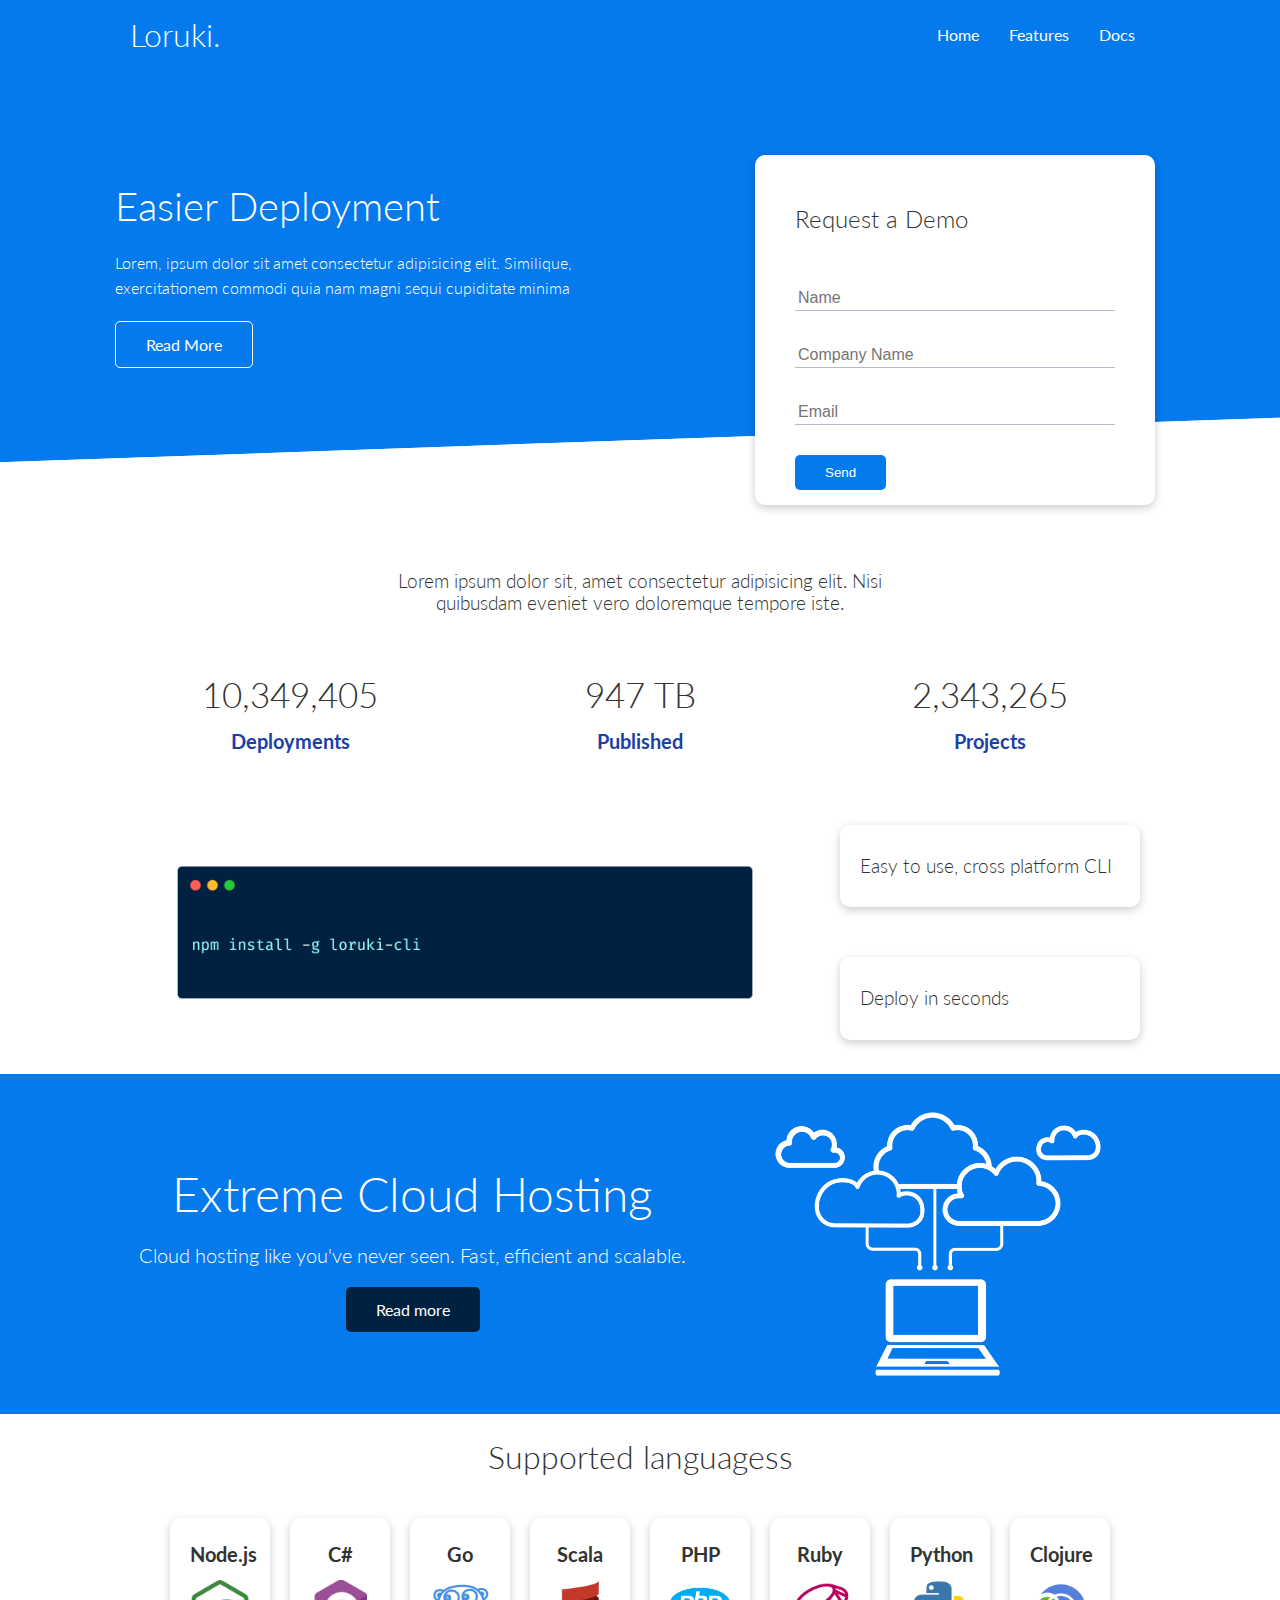
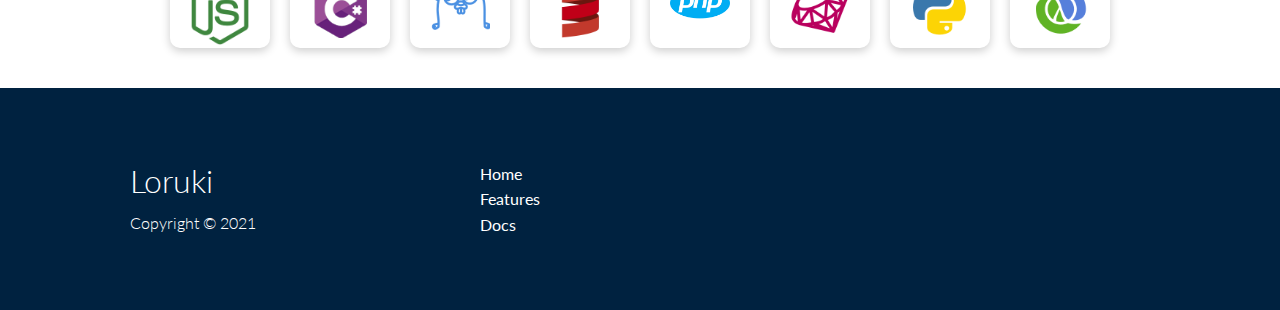
<file: index.html>
<!-- @format -->

<!DOCTYPE html>
<html lang="en">
  <head>
    <meta charset="UTF-8" />
    <meta http-equiv="X-UA-Compatible" content="IE=edge" />
    <meta name="viewport" content="width=device-width, initial-scale=1.0" />
    <link
      rel="stylesheet"
      href="https://cdnjs.cloudflare.com/ajax/libs/font-awesome/5.15.3/css/all.min.css"
      integrity="sha512-iBBXm8fW90+nuLcSKlbmrPcLa0OT92xO1BIsZ+ywDWZCvqsWgccV3gFoRBv0z+8dLJgyAHIhR35VZc2oM/gI1w=="
      crossorigin="anonymous"
      referrerpolicy="no-referrer"
    />
    <link rel="stylesheet" href="css/utilities.css" />
    <link rel="stylesheet" href="css/main.css" />

    <title>Loruki | Cloud Hosting For Everyone</title>
  </head>
  <body>
    <!-- Navbar -->
    <div class="navbar">
      <div class="container flex">
        <h1 class="logo">Loruki.</h1>

        <nav>
          <ul>
            <li><a href="index.html">Home</a></li>
            <li><a href="features.html">Features</a></li>
            <li><a href="docs.html">Docs</a></li>
          </ul>
        </nav>
      </div>
    </div>

    <!-- Showcase -->

    <section class="showcase">
      <div class="container grid">
        <div class="showcase-text">
          <h1>Easier Deployment</h1>
          <p>
            Lorem, ipsum dolor sit amet consectetur adipisicing elit. Similique,
            exercitationem commodi quia nam magni sequi cupiditate minima
          </p>
          <a href="features.html" class="btn btn-outline">Read More</a>
        </div>

        <div class="showcase-form card">
          <h2>Request a Demo</h2>
          <form
            name="contact"
            method="POST"
            netlify-honeypot="bot-field"
            data-netlify="true"
          >
            <input type="hidden" name="form-name" value="contact" />
            <p class="hidden">
              <label
                >Don’t fill this out if you’re human: <input name="bot-field"
              /></label>
            </p>

            <div class="form-control">
              <input type="text" name="name" placeholder="Name" required />
            </div>
            <div class="form-control">
              <input
                type="text"
                name="company"
                placeholder="Company Name"
                required
              />
            </div>
            <div class="form-control">
              <input type="email" name="email" placeholder="Email" required />
            </div>
            <input type="submit" value="Send" class="btn btn-primary" />
          </form>
        </div>
      </div>
    </section>

    <!-- Stats -->
    <section class="stats">
      <div class="container">
        <h3 class="stats-heading text-center my-1">
          Lorem ipsum dolor sit, amet consectetur adipisicing elit. Nisi
          quibusdam eveniet vero doloremque tempore iste.
        </h3>

        <div class="grid grid-3 text-center my-4">
          <div>
            <i class="fas fa-server fa-3x"></i>
            <h3>10,349,405</h3>
            <p class="text-secondary">Deployments</p>
          </div>
          <div>
            <i class="fas fa-upload fa-3x"></i>
            <h3>947 TB</h3>
            <p class="text-secondary">Published</p>
          </div>
          <div>
            <i class="fas fa-project-diagram fa-3x"></i>
            <h3>2,343,265</h3>
            <p class="text-secondary">Projects</p>
          </div>
        </div>
      </div>
    </section>

    <!-- CLI  -->

    <section class="cli">
      <div class="container grid">
        <img src="images/cli.png" alt="CLI image" />
        <div class="card">
          <h3>Easy to use, cross platform CLI</h3>
        </div>
        <div class="card">
          <h3>Deploy in seconds</h3>
        </div>
      </div>
    </section>

    <!-- CLOUD -->

    <section class="cloud bg-primary my-2 py-2">
      <div class="container grid">
        <div class="text-center">
          <h2 class="lg">Extreme Cloud Hosting</h2>
          <p class="lead my-1">
            Cloud hosting like you've never seen. Fast, efficient and scalable.
          </p>
          <a href="features.html" class="btn btn-dark">Read more</a>
        </div>

        <img src="images/cloud.png" alt="Cloud image" />
      </div>
    </section>

    <!-- Languages -->

    <section class="languages">
      <h2 class="md text-center my-2">Supported languagess</h2>
      <div class="container flex">
        <div class="card">
          <h4>Node.js</h4>
          <img src="images/logos/node.png" alt="" />
        </div>
        <div class="card">
          <h4>C#</h4>
          <img src="images/logos/csharp.png" alt="" />
        </div>
        <div class="card">
          <h4>Go</h4>
          <img src="images/logos/go.png" alt="" />
        </div>
        <div class="card">
          <h4>Scala</h4>
          <img src="images/logos/scala.png" alt="" />
        </div>
        <div class="card">
          <h4>PHP</h4>
          <img src="images/logos/php.png" alt="" />
        </div>
        <div class="card">
          <h4>Ruby</h4>
          <img src="images/logos/ruby.png" alt="" />
        </div>
        <div class="card">
          <h4>Python</h4>
          <img src="images/logos/python.png" alt="" />
        </div>
        <div class="card">
          <h4>Clojure</h4>
          <img src="images/logos/clojure.png" alt="" />
        </div>
      </div>
    </section>

    <!-- Footer -->
    <footer class="footer bg-dark py-5">
      <div class="container grid grid-3">
        <div class="">
          <h1>Loruki</h1>
          <p>Copyright &copy; 2021</p>
        </div>

        <nav>
          <ul>
            <li><a href="index.html">Home</a></li>
            <li><a href="features.html">Features</a></li>
            <li><a href="docs.html">Docs</a></li>
          </ul>
        </nav>

        <div class="social">
          <a href="#"><i class="fab fa-github fa-2x"></i></a>
          <a href="#"><i class="fab fa-facebook fa-2x"></i></a>
          <a href="#"><i class="fab fa-instagram fa-2x"></i></a>
          <a href="#"><i class="fab fa-twitter fa-2x"></i></a>
        </div>
      </div>
    </footer>
  </body>
</html>
</file>
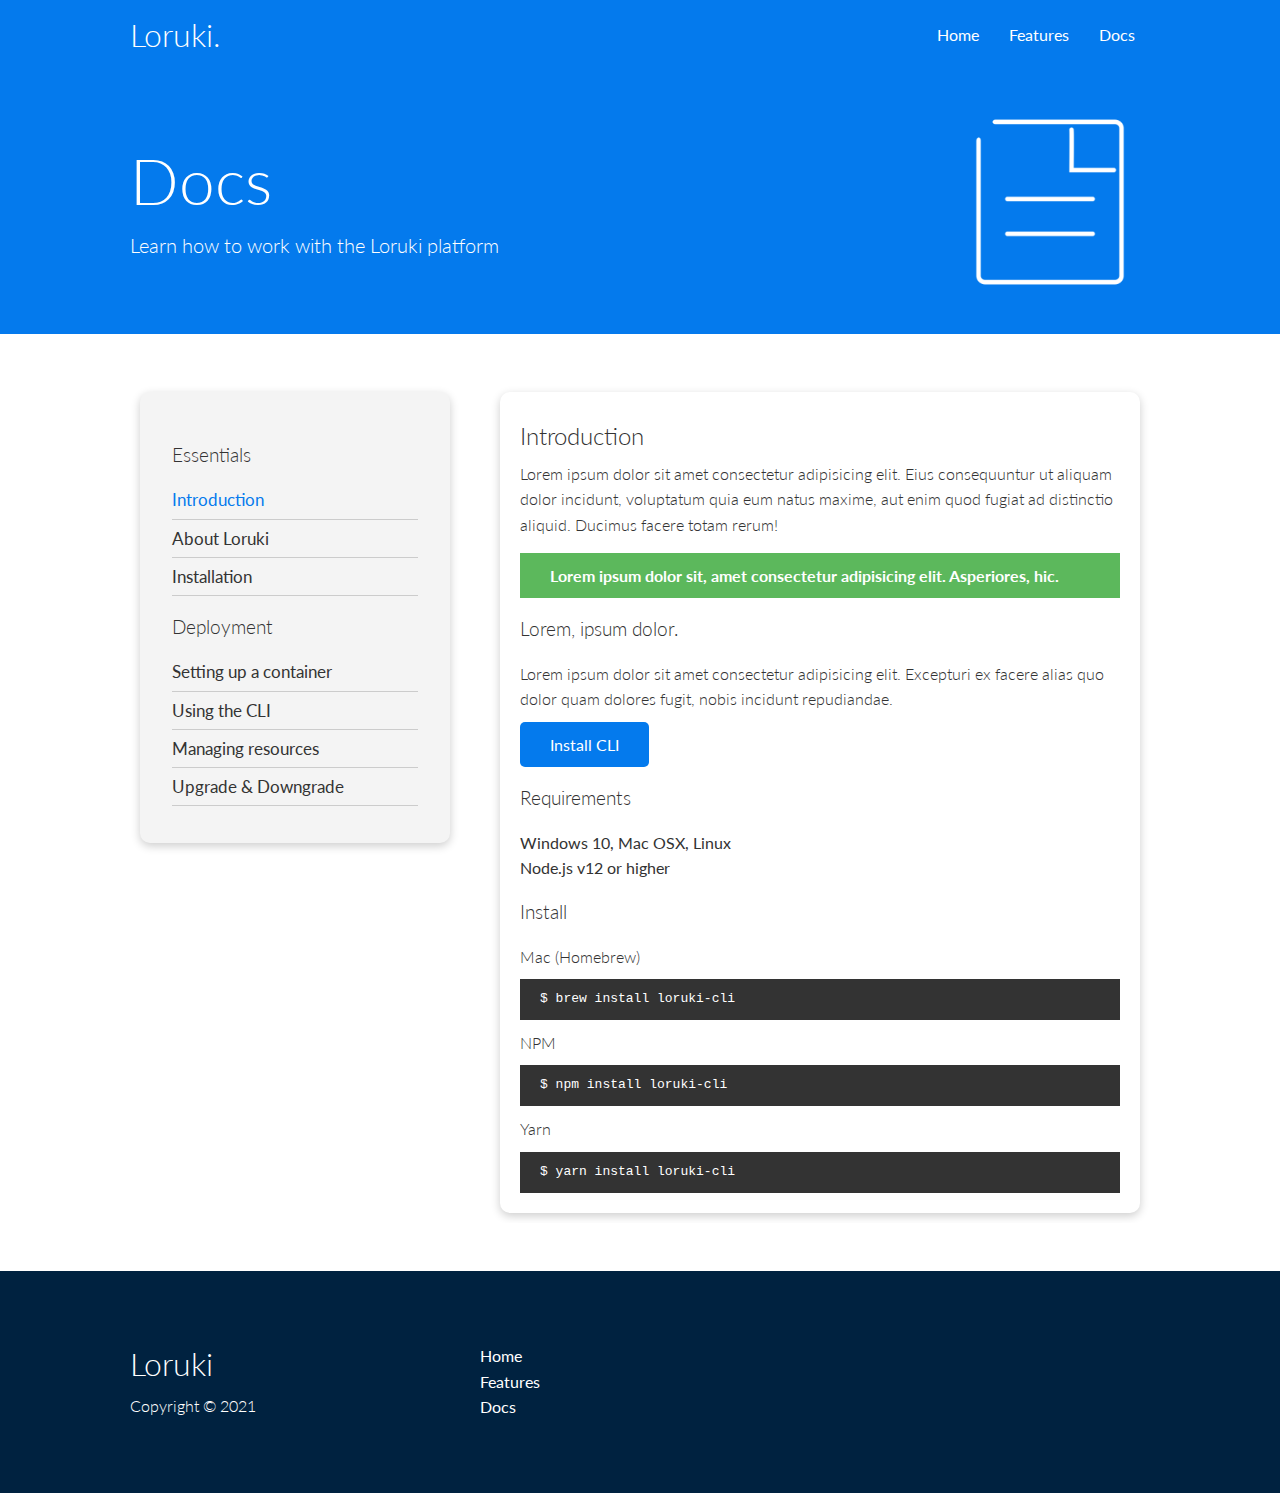
<file: docs.html>
<!-- @format -->

<!DOCTYPE html>
<html lang="en">
  <head>
    <meta charset="UTF-8" />
    <meta http-equiv="X-UA-Compatible" content="IE=edge" />
    <meta name="viewport" content="width=device-width, initial-scale=1.0" />
    <link
      rel="stylesheet"
      href="https://cdnjs.cloudflare.com/ajax/libs/font-awesome/5.15.3/css/all.min.css"
      integrity="sha512-iBBXm8fW90+nuLcSKlbmrPcLa0OT92xO1BIsZ+ywDWZCvqsWgccV3gFoRBv0z+8dLJgyAHIhR35VZc2oM/gI1w=="
      crossorigin="anonymous"
      referrerpolicy="no-referrer"
    />
    <link rel="stylesheet" href="css/utilities.css" />
    <link rel="stylesheet" href="css/main.css" />

    <title>Loruki | Cloud Hosting For Everyone</title>
  </head>
  <body>
    <!-- Navbar -->
    <div class="navbar">
      <div class="container flex">
        <h1 class="logo">Loruki.</h1>

        <nav>
          <ul>
            <li><a href="index.html">Home</a></li>
            <li><a href="features.html">Features</a></li>
            <li><a href="docs.html">Docs</a></li>
          </ul>
        </nav>
      </div>
    </div>

    <!-- Head area -->

    <section class="docs-head bg-primary py-3">
      <div class="container grid">
        <div>
          <h1 class="xl">Docs</h1>
          <p class="lead">Learn how to work with the Loruki platform</p>
        </div>
        <img src="/images/docs.png" alt="" />
      </div>
    </section>

    <!-- Docs main -->

    <section class="docs-main my-4">
      <div class="container grid">
        <div class="card bg-light p-3">
          <h3 class="my-2">Essentials</h3>

          <nav>
            <ul>
              <li><a href="#" class="text-primary" >Introduction</a></li>
              <li><a href="#">About Loruki</a></li>
              <li><a href="#">Installation</a></li>
            </ul>
          </nav>

          <h3 class="my-2">Deployment</h3>

          <nav>
            <ul>
              <li><a href="#">Setting up a container</a></li>
              <li><a href="#">Using the CLI</a></li>
              <li><a href="#">Managing resources</a></li>
              <li><a href="#">Upgrade & Downgrade</a></li>
            </ul>
          </nav>
        </div>

        <div class="card">
          <h2>Introduction</h2>

          <p>
            Lorem ipsum dolor sit amet consectetur adipisicing elit. Eius
            consequuntur ut aliquam dolor incidunt, voluptatum quia eum natus
            maxime, aut enim quod fugiat ad distinctio aliquid. Ducimus facere
            totam rerum!
          </p>

          <div class="alert alert-success">
            <i class="fas fa-info"></i>
            Lorem ipsum dolor sit, amet consectetur adipisicing elit.
            Asperiores, hic.
          </div>

          <h3>Lorem, ipsum dolor.</h3>
          <p>
            Lorem ipsum dolor sit amet consectetur adipisicing elit. Excepturi
            ex facere alias quo dolor quam dolores fugit, nobis incidunt
            repudiandae.
          </p>

          <a href="#" class="btn btn-primary">Install CLI</a>

          <h3>Requirements</h3>

            <ul>
              <li>Windows 10, Mac OSX, Linux</li>
              <li>Node.js v12 or higher</li>
            </ul>
            
            <h3>Install</h3>

            <p>Mac (Homebrew)</p>
            <pre><code>$ brew install loruki-cli</code></pre>

            <p>NPM</p>
            <pre><code>$ npm install loruki-cli</code></pre>

            <p>Yarn</p>
            <pre><code>$ yarn install loruki-cli</code></pre>


        </div>
      </div>
    </section>

    <!-- Footer -->
    <footer class="footer bg-dark py-5">
      <div class="container grid grid-3">
        <div class="">
          <h1>Loruki</h1>
          <p>Copyright &copy; 2021</p>
        </div>

        <nav>
          <ul>
            <li><a href="index.html">Home</a></li>
            <li><a href="features.html">Features</a></li>
            <li><a href="docs.html">Docs</a></li>
          </ul>
        </nav>

        <div class="social">
          <a href="#"><i class="fab fa-github fa-2x"></i></a>
          <a href="#"><i class="fab fa-facebook fa-2x"></i></a>
          <a href="#"><i class="fab fa-instagram fa-2x"></i></a>
          <a href="#"><i class="fab fa-twitter fa-2x"></i></a>
        </div>
      </div>
    </footer>
  </body>
</html>
</file>
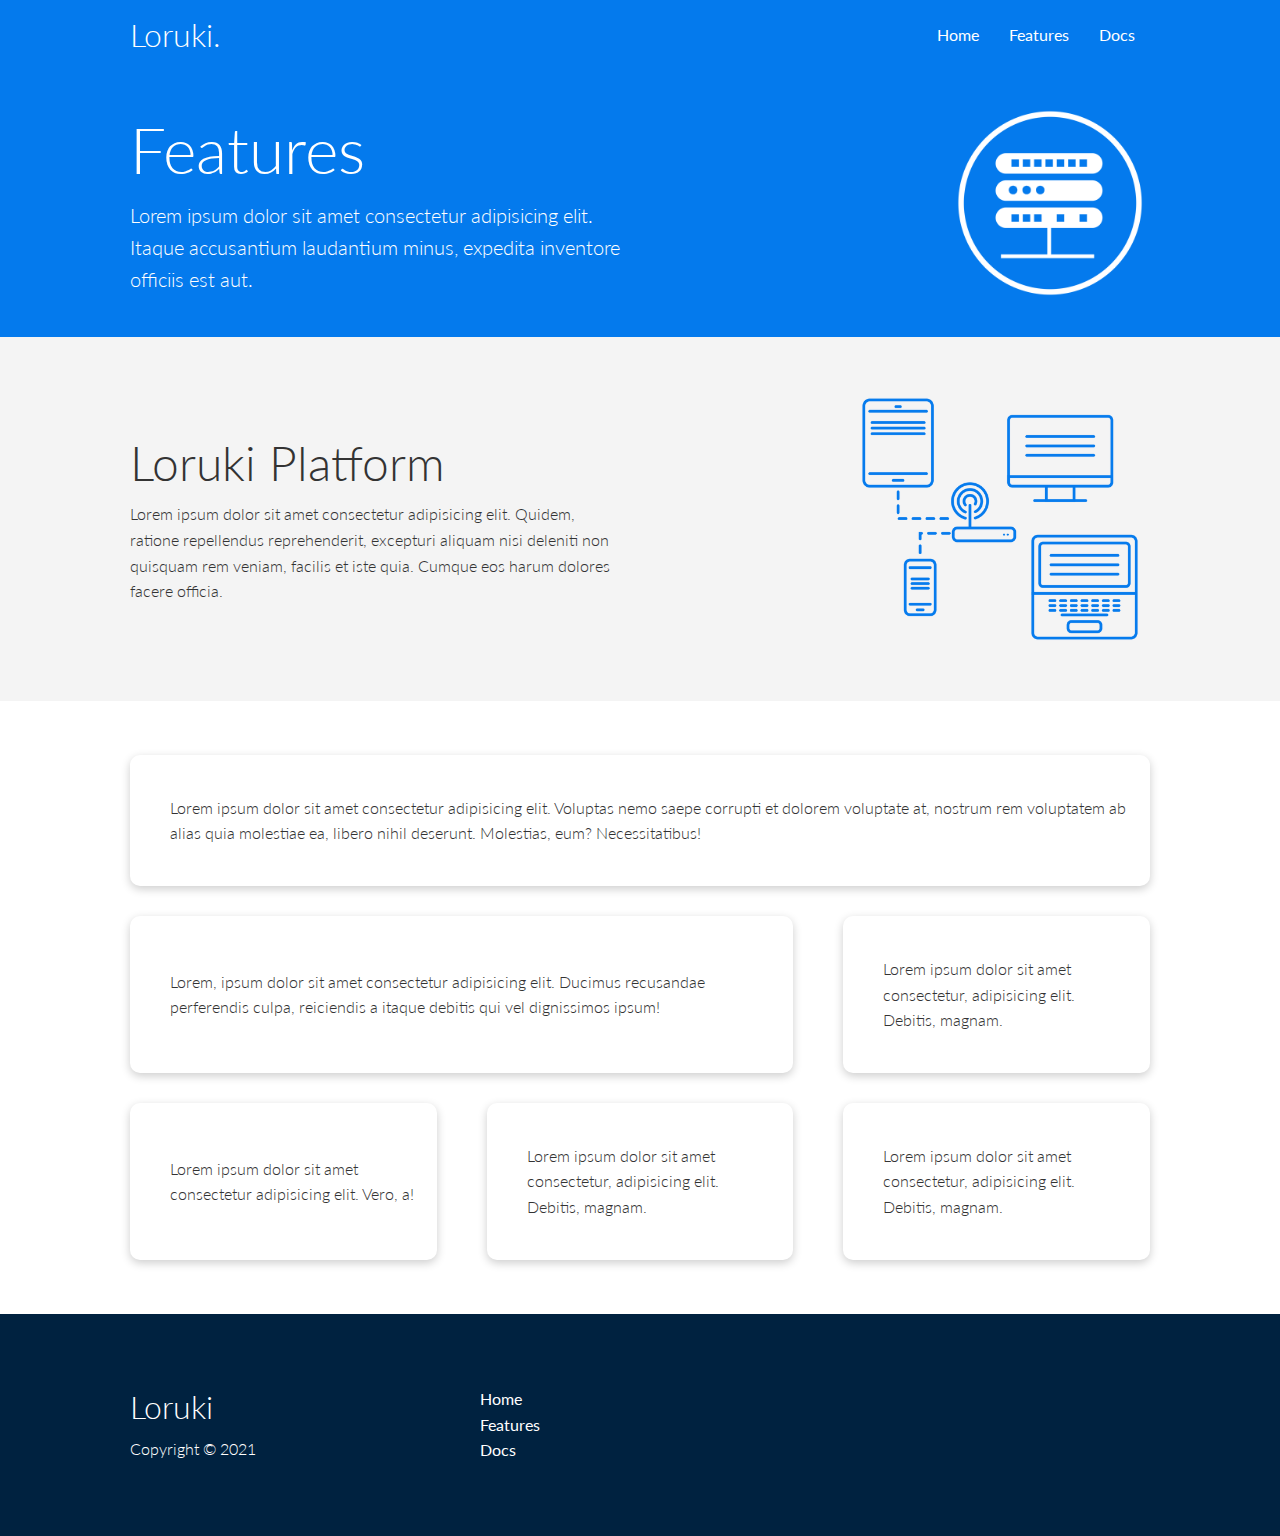
<file: features.html>
<!-- @format -->

<!DOCTYPE html>
<html lang="en">
  <head>
    <meta charset="UTF-8" />
    <meta http-equiv="X-UA-Compatible" content="IE=edge" />
    <meta name="viewport" content="width=device-width, initial-scale=1.0" />
    <link
      rel="stylesheet"
      href="https://cdnjs.cloudflare.com/ajax/libs/font-awesome/5.15.3/css/all.min.css"
      integrity="sha512-iBBXm8fW90+nuLcSKlbmrPcLa0OT92xO1BIsZ+ywDWZCvqsWgccV3gFoRBv0z+8dLJgyAHIhR35VZc2oM/gI1w=="
      crossorigin="anonymous"
      referrerpolicy="no-referrer"
    />
    <link rel="stylesheet" href="css/utilities.css" />
    <link rel="stylesheet" href="css/main.css" />

    <title>Loruki | Cloud Hosting For Everyone</title>
  </head>
  <body>
    <!-- Navbar -->
    <div class="navbar">
      <div class="container flex">
        <h1 class="logo">Loruki.</h1>

        <nav>
          <ul>
            <li><a href="index.html">Home</a></li>
            <li><a href="features.html">Features</a></li>
            <li><a href="docs.html">Docs</a></li>
          </ul>
        </nav>
      </div>
    </div>

    <!-- Head area -->

    <section class="features-head bg-primary py-3">
      <div class="container grid">
        <div><h1 class="xl">Features</h1>
          <p class="lead">
            Lorem ipsum dolor sit amet consectetur adipisicing elit. Itaque accusantium laudantium minus, expedita inventore officiis est aut.
          </p>
        </div>
        <img src="/images/server.png" alt="">
      </div>
    </section>


    <!-- Subhead -->

    <section class="features-sub-head bg-light py-3">

        <div class="container grid">
        <div><h1 class="lg">Loruki Platform</h1>
          <p>
           Lorem ipsum dolor sit amet consectetur adipisicing elit. Quidem, ratione repellendus reprehenderit, excepturi aliquam nisi deleniti non quisquam rem veniam, facilis et iste quia. Cumque eos harum dolores facere officia.
          </p>
        </div>
        <img src="/images/server2.png" alt="">
      </div>
    </section>



    <!-- Features main -->

    <section class="features-main my-2">

      <div class="container grid grid-3">
<div class="card flex">
                <i class="fas fa-server fa-3x"></i>
                <p>Lorem ipsum dolor sit amet consectetur adipisicing elit. Voluptas nemo saepe corrupti et dolorem voluptate at, nostrum rem voluptatem ab alias quia molestiae ea, libero nihil deserunt. Molestias, eum? Necessitatibus!</p>
            </div>
            <div class="card flex">
                <i class="fas fa-network-wired fa-3x"></i>
                <p>
                    Lorem, ipsum dolor sit amet consectetur adipisicing elit. Ducimus
                    recusandae perferendis culpa, reiciendis a itaque debitis qui vel
                    dignissimos ipsum!
                </p>
            </div>
            <div class="card flex">
                <i class="fas fa-laptop-code fa-3x"></i>
                <p>
                    Lorem ipsum dolor sit amet consectetur, adipisicing elit. Debitis,
                    magnam.
                </p>
            </div>
            <div class="card flex">
                <i class="fas fa-database fa-3x"></i>
                <p>
                    Lorem ipsum dolor sit amet consectetur adipisicing elit. Vero, a!
                </p>
            </div>
            <div class="card flex">
                <i class="fas fa-power-off fa-3x"></i>
                <p>
                    Lorem ipsum dolor sit amet consectetur, adipisicing elit. Debitis,
                    magnam.
                </p>
            </div>
            <div class="card flex">
                <i class="fas fa-upload fa-3x"></i>
                <p>
                    Lorem ipsum dolor sit amet consectetur, adipisicing elit. Debitis,
                    magnam.
                </p>
            </div>
        </div>
      </div>


    </section>







    <!-- Footer -->
    <footer class="footer bg-dark py-5">
      
        <div class="container grid grid-3">
          <div class="">
            <h1>Loruki</h1>
            <p>Copyright &copy; 2021</p>
          </div>
        

        <nav>
          <ul>
            <li><a href="index.html">Home</a></li>
             <li><a href="features.html">Features</a></li>
              <li><a href="docs.html">Docs</a></li>
          </ul>
        </nav>

        <div class="social">
          <a href="#"><i class="fab fa-github fa-2x"></i></a>
          <a href="#"><i class="fab fa-facebook fa-2x"></i></a>
          <a href="#"><i class="fab fa-instagram fa-2x"></i></a>
          <a href="#"><i class="fab fa-twitter fa-2x"></i></a>
        </div>
        </div>
    </footer>
  </body>
</html>
</file>
<file: css/utilities.css>
/** @format */

/* Variables / Custom properties*/

:root {
  --primary-color: #047aed;

  --secondary-color: #1c3fa8;

  --dark-color: #002240;

  --slightly-dark: #333;

  --light-color: #f4f4f4;

  --white: #fff;

  --success-color: #5cb85c;

  --error-color: #d9534f;
}

/* CONTAINER */

.container {
  max-width: 1100px;
  margin: 0 auto;
  overflow: auto;
  padding: 0 40px;
}

/* CARD */

.card {
  background-color: var(--white);
  color: var(--slightly-dark);
  border-radius: 10px;
  box-shadow: 0 3px 10px rgba(0, 0, 0, 0.2);
  padding: 20px;
  margin: 10px;
}

/* BUTTONS */

.btn {
  display: inline-block;
  padding: 10px 30px;
  cursor: pointer;
  background: var(--primary-color);
  color: var(--white);
  border: none;
  border-radius: 5px;
}

.btn-outline {
  background-color: transparent;
  border: 1px var(--white) solid;
}

.btn:hover {
  transform: scale(0.9);
}

/* Backgrounds & colored buttons */

.bg-primary,
.btn-primary {
  background-color: var(--primary-color);
  color: var(--white);
}

.bg-secondary,
.btn-secondary {
  background-color: var(--secondary-color);
  color: var(--white);
}

.bg-light,
.btn-light {
  background-color: var(--light-color);
  color: var(--slightly-dark);
}

.bg-dark,
.btn-dark {
  background-color: var(--dark-color);
  color: var(--white);
}

.bg-primary a,
.btn-primary a,
.bg-secondary a,
.btn-secondary a,
.bg-dark a,
.btn-dark a {
  color: var(--white);
}

/* Text colors */

.text-primary {
  color: var(--primary-color);
}

.text-secondary {
  color: var(--secondary-color);
}

.text-light {
  color: var(--light-color);
}

.text-dark {
  color: var(--dark-color);
}

/* TEXT SIZES */

.lead {
  font-size: 20px;
}

.sm {
  font-size: 1rem;
}

.md {
  font-size: 2rem;
}

.lg {
  font-size: 3rem;
}

.xl {
  font-size: 4rem;
}

/* TEXT ALIGN - CENTER */

.text-center {
  text-align: center;
}

/* Alert */

.alert {
  background-color: var(--light-color);
  padding: 10px 20px;
  font-weight: bold;
  margin: 15px 0;
}

.alert i {
  margin-right: 10px;
}

.alert-success {
  background-color: var(--success-color);
  color: var(--white);
}

.alert-error {
  background-color: var(--error-color);
  color: var(--white);
}

/* FLEX CONTAINER */

.flex {
  display: flex;
  justify-content: center;
  align-items: center;
  height: 100%;
}

/* GRID CONTAINER */

.grid {
  display: grid;
  grid-template-columns: repeat(2, 1fr);
  gap: 30px;
  justify-content: center;
  align-items: center;
  height: 100%;
}

.grid-3 {
  grid-template-columns: repeat(3, 1fr);
}

/* Margin */

.my-1 {
  margin: 1rem 0;
}

.my-2 {
  margin: 1.5rem 0;
}

.my-3 {
  margin: 2rem 0;
}

.my-4 {
  margin: 3rem 0;
}

.my-5 {
  margin: 4rem 0;
}

.m-1 {
  margin: 1rem;
}

.m-2 {
  margin: 1.5rem;
}

.m-3 {
  margin: 2rem;
}

.m-4 {
  margin: 3rem;
}

.m-5 {
  margin: 4rem;
}

/* Padding */

.py-1 {
  padding: 1rem 0;
}

.py-2 {
  padding: 1.5rem 0;
}

.py-3 {
  padding: 2rem 0;
}

.py-4 {
  padding: 3rem 0;
}

.py-5 {
  padding: 4rem 0;
}

.p-1 {
  padding: 1rem;
}

.p-2 {
  padding: 1.5rem;
}

.p-3 {
  padding: 2rem;
}

.p-4 {
  padding: 3rem;
}

.p-5 {
  padding: 4rem;
}
</file>
<file: css/main.css>
/** @format */

@import url("https://fonts.googleapis.com/css2?family=Lato:wght@300&display=swap");

:root {
  --primary-color: #047aed;

  --secondary-color: #1c3fa8;

  --dark-color: #002240;

  --slightly-dark: #333;

  --light-color: #f4f4f4;

  --white: #fff;

  --success-color: #5cb85c;

  --error-color: #d9534f;
}

* {
  box-sizing: border-box;
  padding: 0;
  margin: 0;
}

body {
  font-family: "Lato", sans-serif;
  color: var(--slightly-dark);
  line-height: 1.6;
}

ul {
  list-style-type: none;
}

a {
  text-decoration: none;
  color: var(--slightly-dark);
}

h1,
h2,
h3 {
  font-weight: 300;
  line-height: 1.2;
  margin: 10px 0;
}

p {
  margin: 10px 0;
  font-weight: 300;
}

img {
  width: 100%;
}

code,
pre {
  background-color: var(--slightly-dark);
  color: var(--white);
  padding: 10px;
}

.hidden {
  visibility: hidden;
  height: 0;
}

/* Navbar */
.navbar {
  background-color: var(--primary-color);
  color: var(--white);
  height: 70px;
}

.navbar ul {
  display: flex;
}

.navbar a {
  color: var(--white);
  padding: 10px;
  margin: 0 5px;
}

.navbar a:hover {
  border-bottom: 2px solid var(--white);
}

.navbar .flex {
  justify-content: space-between;
}

/* Showcase */

.showcase {
  height: 400px;
  background-color: var(--primary-color);
  color: var(--white);
  position: relative;
}

.showcase h1 {
  font-size: 40px;
}

.showcase p {
  margin: 20px 0;
}

.showcase .grid {
  overflow: visible;
  grid-template-columns: 55% 45%;
  gap: 30px;
}

.showcase-text {
  animation: slideInFromLeft 1s ease-in;
}

.showcase-form {
  position: relative;
  top: 60px;
  height: 350px;
  width: 400px;
  padding: 40px;
  z-index: 100;
  justify-self: flex-end;
  animation: slideInFromRight 1s ease-in;
}

.showcase-form .form-control {
  margin: 30px 0;
}

.showcase-form input[type="text"],
.showcase-form input[type="email"] {
  border: 0;
  border-bottom: 1px solid #b4becb;
  width: 100%;
  padding: 3px;
  font-size: 16px;
}

.showcase-form input:focus {
  outline: none;
}

.showcase::before,
.showcase::after {
  content: "";

  position: absolute;
  height: 100px;
  bottom: -70px;
  right: 0;
  left: 0;
  background: var(--white);
  transform: skewY(-2deg);
  -webkit-transform: skewY(-2deg);
  -moz-transform: skewY(-2deg);
  -ms-transform: skewY(-2deg);
}

/* Stats */

.stats {
  padding-top: 100px;
  animation: slideInFromBottom 1s ease-in;
}

.stats-heading {
  max-width: 500px;
  margin: auto;
}

.stats .grid h3 {
  font-size: 35px;
}

.stats .grid p {
  font-size: 20px;
  font-weight: bold;
}

/* CLI */

.cli .grid {
  grid-template-columns: repeat(3, 1fr);
  grid-template-rows: repeat(2, 1fr);
}

.cli .grid > *:first-child {
  grid-column: 1 / span 2;
  grid-row: 1 / span 2;
}

/* CLOUD */

.cloud .grid {
  grid-template-columns: 4fr 3fr;
}

/* Languages section*/

.languages .flex {
  flex-wrap: wrap;
}

.languages h4 {
  font-size: 20px;
  padding-bottom: 10px;
}

.languages .card {
  max-width: 100px;
  width: 100%;
  max-height: 130px;
  min-height: 130px;
  height: 100%;
  text-align: center;
  margin: 18px 10px 40px;
  transition: all 0.2s ease-in-out;
}

.languages .card:hover {
  transform: translateY(-10px);
}

/* Features */

.features-head img,
.docs-head img {
  width: 200px;
  justify-self: flex-end;
}

.features-sub-head img {
  width: 300px;
  justify-self: flex-end;
}

.features-main .card > i {
  margin-right: 20px;
}

.features-main .grid {
  padding: 30px;
}

.features-main .grid > :first-child {
  grid-column: 1 / -1;
}

.features-main .grid > :nth-child(2) {
  grid-column: 1 / span 2;
}

/* Docs */

.docs-main h3 {
  margin: 20px 0;
}

.docs-main .grid {
  grid-template-columns: 1fr 2fr;
  align-items: flex-start;
}

.docs-main nav li {
  font-size: 17px;
  padding-bottom: 5px;
  margin-bottom: 5px;
  border-bottom: 1px #ccc solid;
}

.docs-main a:hover {
  font-weight: bold;
}

/* Footer  */

.footer .social a {
  margin: 0 10px;
}

/* ANIMATIONS */

@keyframes slideInFromLeft {
  0% {
    transform: translateX(-100%);
  }

  100% {
    transform: translateX(0);
  }
}

@keyframes slideInFromRight {
  0% {
    transform: translateX(100%);
  }

  100% {
    transform: translateX(0);
  }
}

@keyframes slideInFromTop {
  0% {
    transform: translateY(-100%);
  }

  100% {
    transform: translateY(0);
  }
}

@keyframes slideInFromBottom {
  0% {
    transform: translateY(100%);
  }

  100% {
    transform: translateY(0);
  }
}

/* TABLETS AND UNDER */

@media (max-width: 768px) {
  .grid,
  .showcase .grid,
  .stats .grid,
  .cli .grid,
  .cloud .grid,
  .docs-head .grid,
  .docs-main .grid,
  .features-main .grid {
    grid-template-columns: 1fr;
    grid-template-rows: 1fr;
  }

  .showcase {
    height: auto;
    gap: 10px;
  }

  .showcase-text {
    text-align: center;
    margin-top: 40px;
    animation: slideInFromTop 1s ease-in;
  }

  .showcase-form {
    justify-self: center;
    margin: auto;
    animation: slideInFromBottom 1s ease-in;
    width: 300px;
  }

  .cli .grid > *:first-child {
    grid-column: 1;
    grid-row: 1;
  }

  .docs-head .grid {
    align-items: center;
  }

  .docs-head .grid,
  .docs-main .grid {
    grid-template-columns: 1fr;
  }

  .features-head,
  .features-subhead,
  .docs-head {
    text-align: center;
  }

  .features-head img,
  .features-subhead img,
  .docs-head img {
    justify-self: center;
  }

  .features-main .grid > :first-child,
  .features-main .grid > :nth-child(2) {
    grid-column: 1;
  }

  footer {
    text-align: center;
  }
}

/* MOBILE */

@media (max-width: 500px) {
  .navbar {
    height: 110px;
  }

  .navbar .flex {
    flex-direction: column;
  }

  .navbar ul {
    padding: 10px;
    background-color: rgba(0, 0, 0, 0.1);
  }
  .showcase-form {
    width: 300px;
  }
}
</file>
